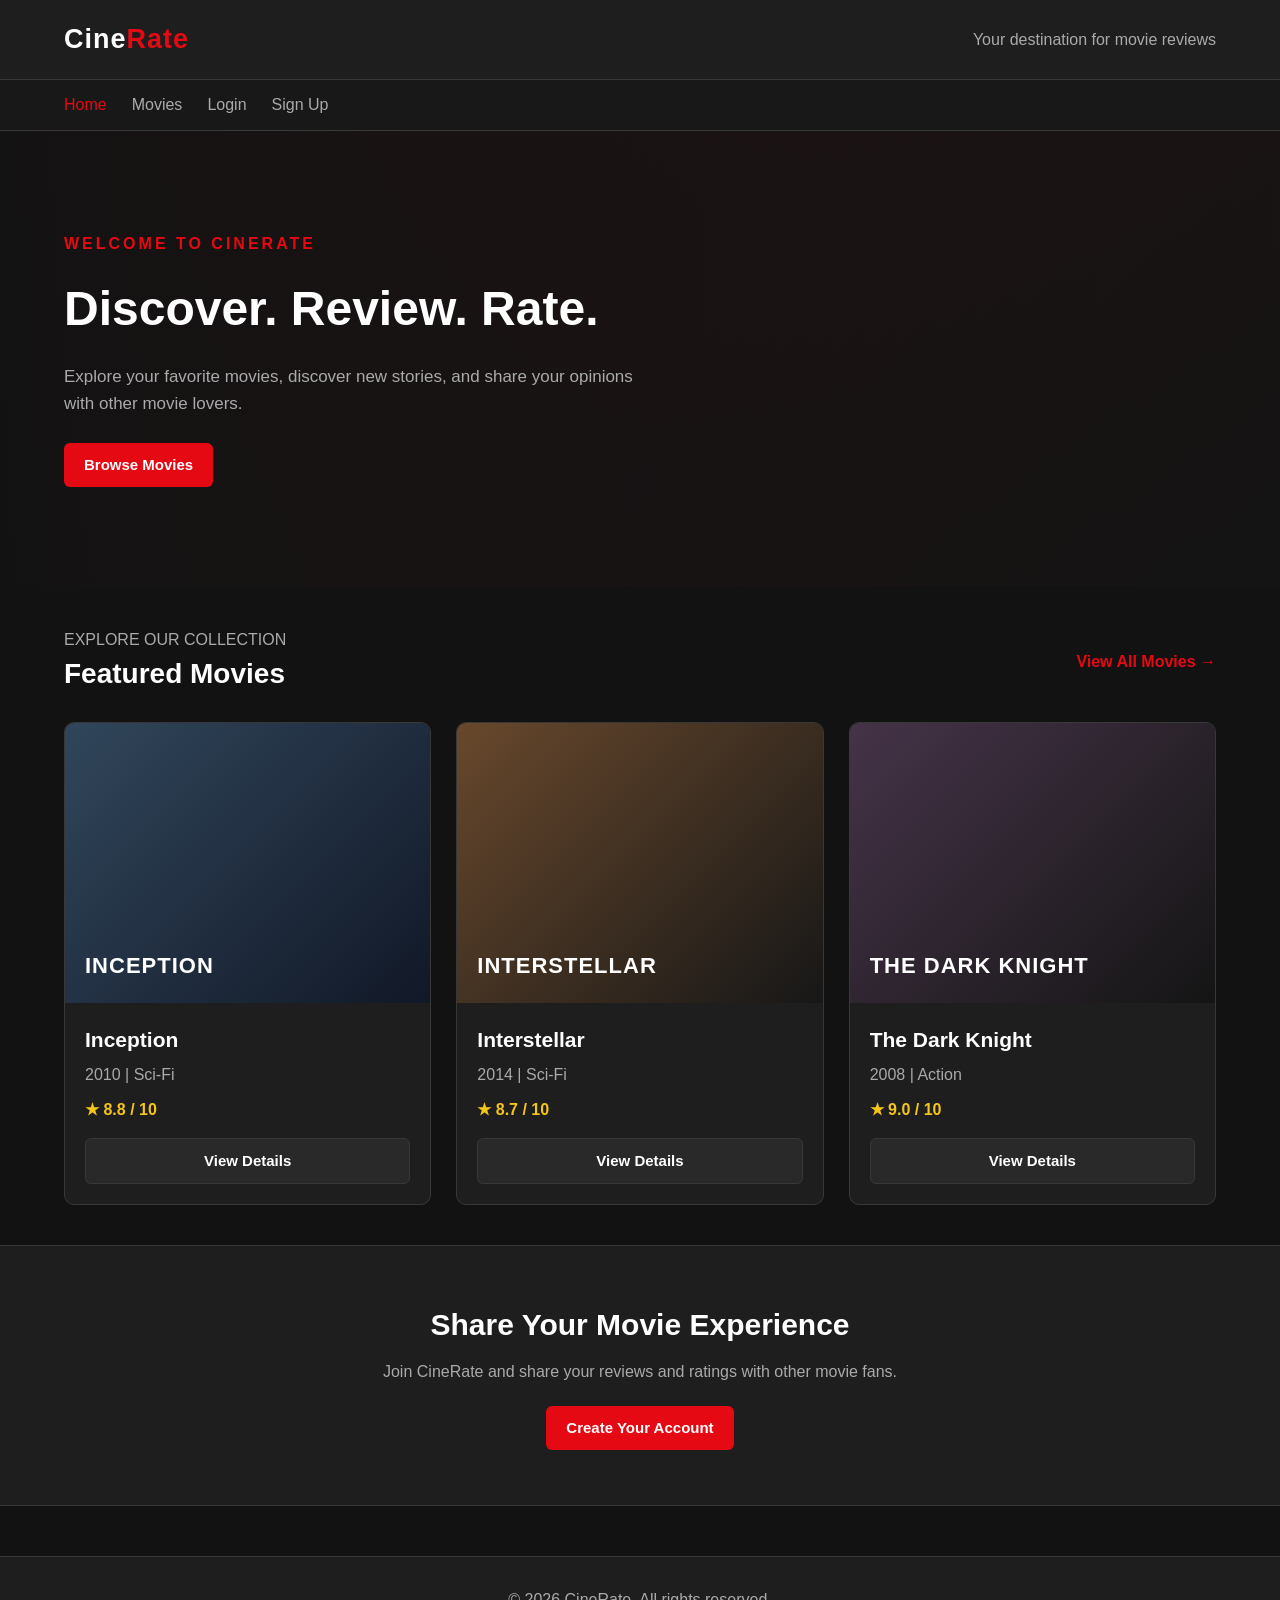
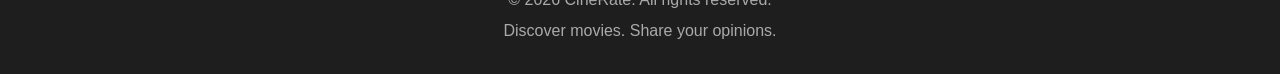
<file: index.html>
<!DOCTYPE html>
<html lang="en">

<head>
    <meta charset="UTF-8">
    <meta name="viewport" content="width=device-width, initial-scale=1.0">

    <title>CineRate | Home</title>

    <!-- Shared CSS files -->
    <link rel="stylesheet" href="css/style.css">
    <link rel="stylesheet" href="css/components.css">
    <link rel="stylesheet" href="css/responsive.css">
</head>

<body>

    <!-- HEADER -->
    <header class="site-header">
        <div class="container header-content">

            <a href="index.html" class="logo">
                Cine<span>Rate</span>
            </a>

            <p class="muted-text">
                Your destination for movie reviews
            </p>

        </div>
    </header>


    <!-- GUEST NAVIGATION -->
    <nav class="navbar navbar--guest">
        <div class="container">

            <ul class="nav-list">
                <li><a href="index.html" class="active">Home</a></li>
                <li><a href="pages/movies.html">Movies</a></li>
                <li><a href="pages/login.html">Login</a></li>
                <li><a href="pages/signup.html">Sign Up</a></li>
            </ul>

        </div>
    </nav>


    <main>

        <!-- HERO SECTION -->
        <section class="hero">
            <div class="container hero-content">

                <p class="hero-subtitle">
                    WELCOME TO CINERATE
                </p>

                <h1>
                    Discover. Review. Rate.
                </h1>

                <p class="hero-description">
                    Explore your favorite movies, discover new stories,
                    and share your opinions with other movie lovers.
                </p>

                <a href="pages/movies.html" class="btn btn-primary">
                    Browse Movies
                </a>

            </div>
        </section>


        <!-- FEATURED MOVIES -->
        <section class="section">
            <div class="container">

                <div class="section-heading">
                    <div>
                        <p class="muted-text">EXPLORE OUR COLLECTION</p>
                        <h2 class="section-title">Featured Movies</h2>
                    </div>

                    <a href="pages/movies.html" class="view-all">
                        View All Movies →
                    </a>
                </div>


                <div class="movie-grid">

                    <!-- MOVIE 1 -->
                    <article class="movie-card">

                        <div class="movie-poster poster-one">
                            <span>INCEPTION</span>
                        </div>

                        <div class="movie-info">

                            <h3>Inception</h3>

                            <p class="movie-meta">
                                2010 | Sci-Fi
                            </p>

                            <p class="movie-rating">
                                ★ 8.8 / 10
                            </p>

                            <a href="pages/movie-details.html"
                               class="btn btn-secondary">
                                View Details
                            </a>

                        </div>
                    </article>


                    <!-- MOVIE 2 -->
                    <article class="movie-card">

                        <div class="movie-poster poster-two">
                            <span>INTERSTELLAR</span>
                        </div>

                        <div class="movie-info">

                            <h3>Interstellar</h3>

                            <p class="movie-meta">
                                2014 | Sci-Fi
                            </p>

                            <p class="movie-rating">
                                ★ 8.7 / 10
                            </p>

                            <a href="pages/movie-details.html"
                               class="btn btn-secondary">
                                View Details
                            </a>

                        </div>
                    </article>


                    <!-- MOVIE 3 -->
                    <article class="movie-card">

                        <div class="movie-poster poster-three">
                            <span>THE DARK KNIGHT</span>
                        </div>

                        <div class="movie-info">

                            <h3>The Dark Knight</h3>

                            <p class="movie-meta">
                                2008 | Action
                            </p>

                            <p class="movie-rating">
                                ★ 9.0 / 10
                            </p>

                            <a href="pages/movie-details.html"
                               class="btn btn-secondary">
                                View Details
                            </a>

                        </div>
                    </article>

                </div>

            </div>
        </section>


        <!-- CALL TO ACTION -->
        <section class="cta-section">
            <div class="container">

                <h2>Share Your Movie Experience</h2>

                <p>
                    Join CineRate and share your reviews
                    and ratings with other movie fans.
                </p>

                <a href="pages/signup.html" class="btn btn-primary">
                    Create Your Account
                </a>

            </div>
        </section>

    </main>


    <!-- FOOTER -->
    <footer class="site-footer">
        <div class="container footer-content">

            <p>
                &copy; 2026 CineRate. All rights reserved.
            </p>

            <p>
                Discover movies. Share your opinions.
            </p>

        </div>
    </footer>

</body>
</html>
</file>
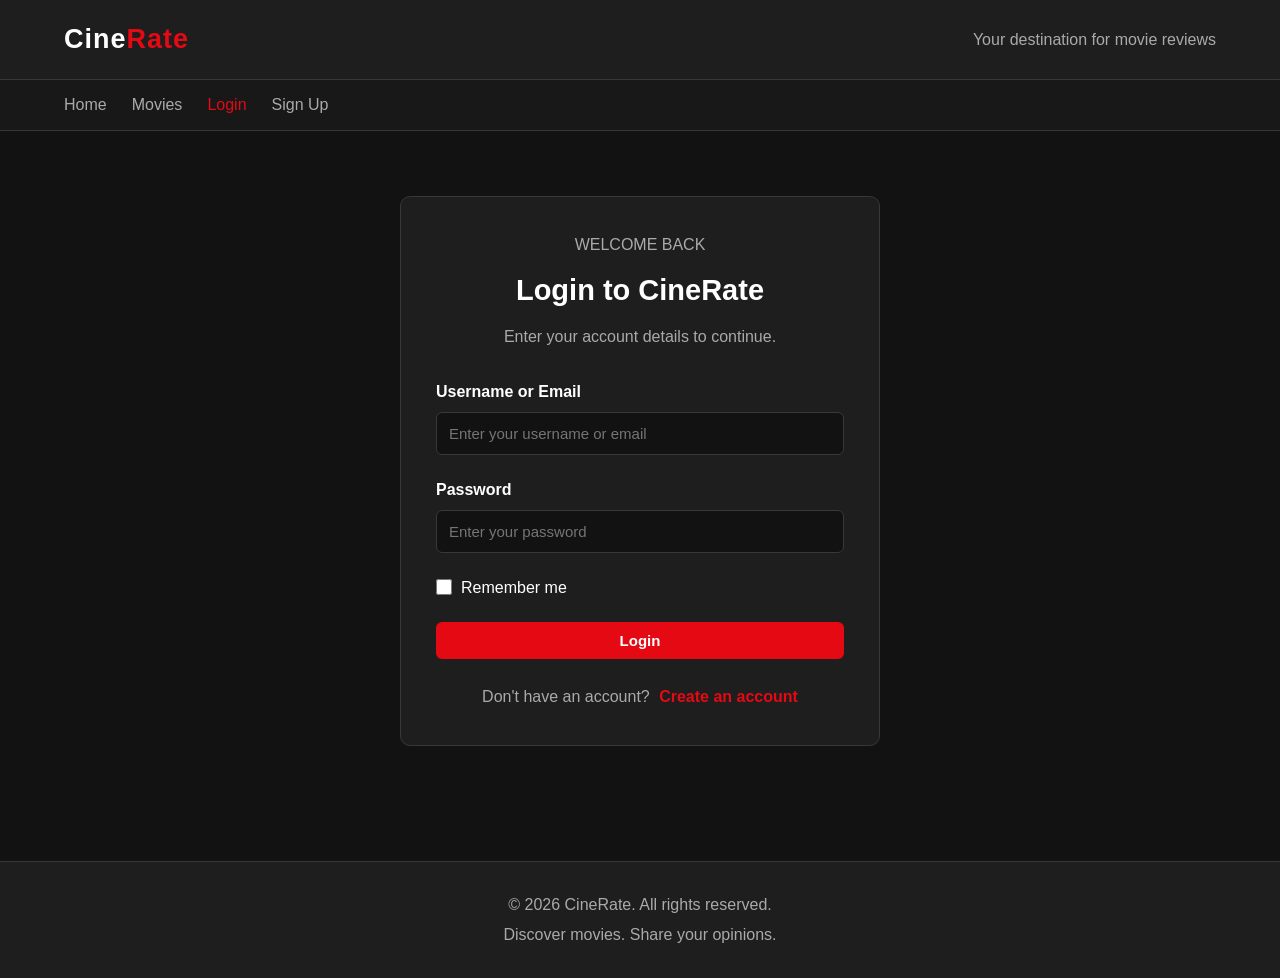
<file: pages/login.html>
<!DOCTYPE html>
<html lang="en">

<head>
    <meta charset="UTF-8">
    <meta name="viewport" content="width=device-width, initial-scale=1.0">

    <title>CineRate | Login</title>

    <!-- Shared CSS files -->
    <link rel="stylesheet" href="../css/style.css">
    <link rel="stylesheet" href="../css/components.css">
    <link rel="stylesheet" href="../css/responsive.css">
</head>

<body>

    <!-- HEADER -->
    <header class="site-header">
        <div class="container header-content">

            <a href="../index.html" class="logo">
                Cine<span>Rate</span>
            </a>

            <p class="muted-text">
                Your destination for movie reviews
            </p>

        </div>
    </header>


    <!-- GUEST NAVIGATION -->
    <nav class="navbar navbar--guest">
        <div class="container">

            <ul class="nav-list">
                <li><a href="../index.html">Home</a></li>
                <li><a href="movies.html">Movies</a></li>
                <li><a href="login.html" class="active">Login</a></li>
                <li><a href="signup.html">Sign Up</a></li>
            </ul>

        </div>
    </nav>


    <main class="container">

        <!-- LOGIN SECTION -->
        <section class="auth-section">

            <div class="auth-card">

                <div class="auth-heading">

                    <p class="muted-text">WELCOME BACK</p>

                    <h1>Login to CineRate</h1>

                    <p class="muted-text">
                        Enter your account details to continue.
                    </p>

                </div>


                <!-- LOGIN FORM -->
                <form action="#" method="post" class="auth-form">

                    <div class="form-group">

                        <label for="username">
                            Username or Email
                        </label>

                        <input
                            type="text"
                            id="username"
                            name="username"
                            class="form-control"
                            placeholder="Enter your username or email"
                            required
                            autocomplete="username"
                        >

                    </div>


                    <div class="form-group">

                        <label for="password">
                            Password
                        </label>

                        <input
                            type="password"
                            id="password"
                            name="password"
                            class="form-control"
                            placeholder="Enter your password"
                            required
                            autocomplete="current-password"
                        >

                    </div>


                    <div class="remember-row">

                        <label class="remember-label">

                            <input
                                type="checkbox"
                                name="remember"
                                value="yes"
                            >

                            Remember me

                        </label>

                    </div>


                    <button type="submit" class="btn btn-primary auth-button">
                        Login
                    </button>

                </form>


                <!-- SIGNUP LINK -->
                <div class="auth-footer">

                    <p>
                        Don't have an account?

                        <a href="signup.html">
                            Create an account
                        </a>
                    </p>

                </div>

            </div>

        </section>

    </main>


    <!-- FOOTER -->
    <footer class="site-footer">
        <div class="container footer-content">

            <p>
                &copy; 2026 CineRate. All rights reserved.
            </p>

            <p>
                Discover movies. Share your opinions.
            </p>

        </div>
    </footer>

</body>
</html>
</file>
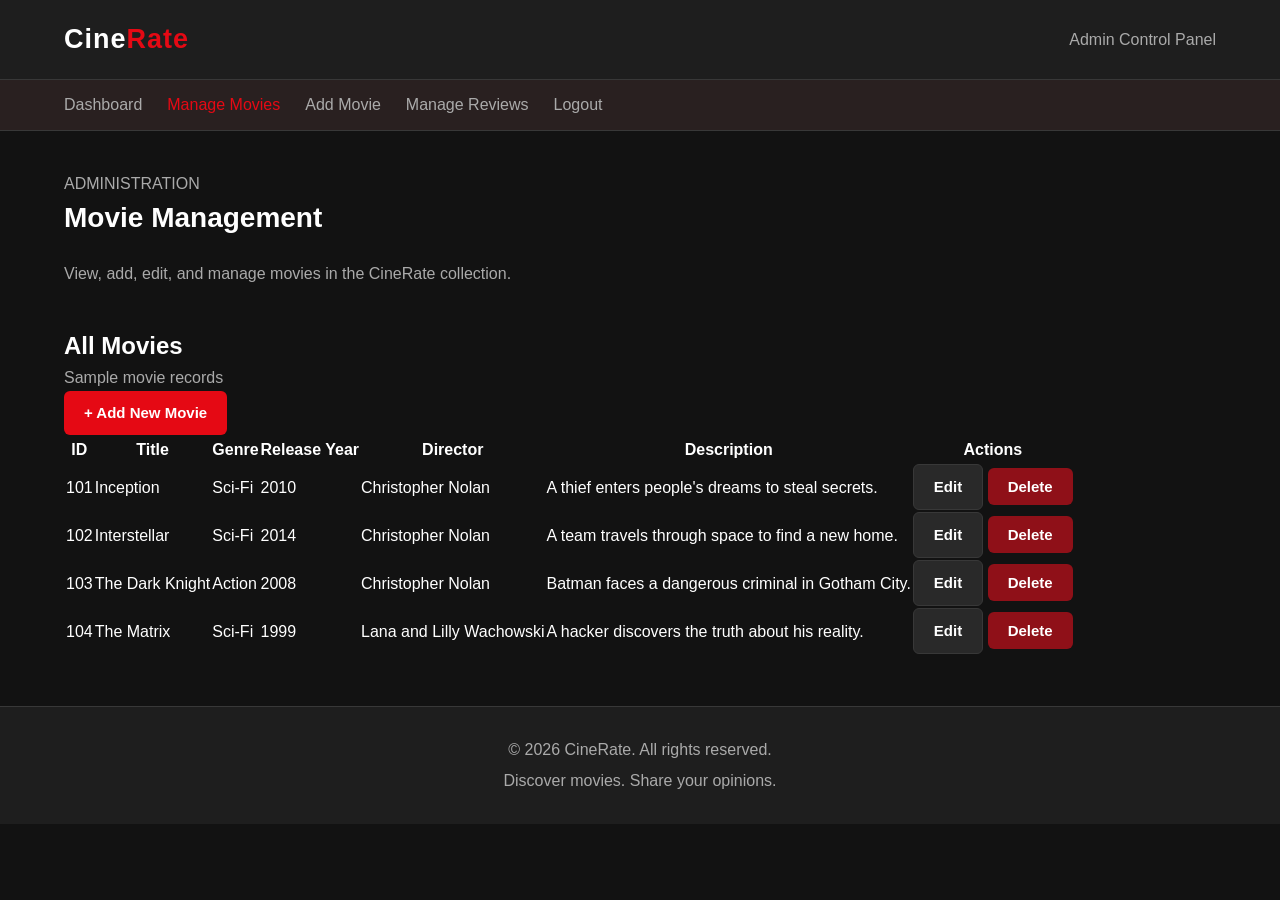
<file: pages/manage-movies.html>
<!DOCTYPE html>
<html lang="en">

<head>
    <meta charset="UTF-8">
    <meta name="viewport" content="width=device-width, initial-scale=1.0">

    <title>CineRate | Manage Movies</title>

    <link rel="stylesheet" href="../css/style.css">
    <link rel="stylesheet" href="../css/components.css">
    <link rel="stylesheet" href="../css/responsive.css">
</head>

<body>

    <!-- HEADER -->
    <header class="site-header">
        <div class="container header-content">

            <a href="../index.html" class="logo">
                Cine<span>Rate</span>
            </a>

            <p class="muted-text">Admin Control Panel</p>

        </div>
    </header>


    <!-- ADMIN NAVIGATION -->
    <nav class="navbar navbar--admin">
        <div class="container">

            <ul class="nav-list">
                <li><a href="admin-dashboard.html">Dashboard</a></li>
                <li><a href="manage-movies.html" class="active">Manage Movies</a></li>
                <li><a href="add-movie.html">Add Movie</a></li>
                <li><a href="manage-reviews.html">Manage Reviews</a></li>
                <li><a href="login.html">Logout</a></li>
            </ul>

        </div>
    </nav>


    <main class="container">

        <!-- PAGE HEADING -->
        <section class="section">

            <p class="muted-text">ADMINISTRATION</p>

            <h1 class="section-title">Movie Management</h1>

            <p class="muted-text">
                View, add, edit, and manage movies in the CineRate collection.
            </p>

        </section>


        <!-- PAGE ACTIONS -->
        <section class="management-toolbar">

            <div>
                <h2>All Movies</h2>
                <p class="muted-text">Sample movie records</p>
            </div>

            <a href="add-movie.html" class="btn btn-primary">
                + Add New Movie
            </a>

        </section>


        <!-- MOVIE TABLE -->
        <section class="table-section">

            <div class="table-responsive">

                <table class="management-table">

                    <thead>
                        <tr>
                            <th>ID</th>
                            <th>Title</th>
                            <th>Genre</th>
                            <th>Release Year</th>
                            <th>Director</th>
                            <th>Description</th>
                            <th>Actions</th>
                        </tr>
                    </thead>

                    <tbody>

                        <tr>
                            <td>101</td>
                            <td>Inception</td>
                            <td>Sci-Fi</td>
                            <td>2010</td>
                            <td>Christopher Nolan</td>
                            <td>A thief enters people's dreams to steal secrets.</td>
                            <td class="table-actions">
                                <a href="edit-movie.html" class="btn btn-secondary btn-small">
                                    Edit
                                </a>
                                <button type="button" class="btn btn-danger btn-small">
                                    Delete
                                </button>
                            </td>
                        </tr>


                        <tr>
                            <td>102</td>
                            <td>Interstellar</td>
                            <td>Sci-Fi</td>
                            <td>2014</td>
                            <td>Christopher Nolan</td>
                            <td>A team travels through space to find a new home.</td>
                            <td class="table-actions">
                                <a href="edit-movie.html" class="btn btn-secondary btn-small">
                                    Edit
                                </a>
                                <button type="button" class="btn btn-danger btn-small">
                                    Delete
                                </button>
                            </td>
                        </tr>


                        <tr>
                            <td>103</td>
                            <td>The Dark Knight</td>
                            <td>Action</td>
                            <td>2008</td>
                            <td>Christopher Nolan</td>
                            <td>Batman faces a dangerous criminal in Gotham City.</td>
                            <td class="table-actions">
                                <a href="edit-movie.html" class="btn btn-secondary btn-small">
                                    Edit
                                </a>
                                <button type="button" class="btn btn-danger btn-small">
                                    Delete
                                </button>
                            </td>
                        </tr>


                        <tr>
                            <td>104</td>
                            <td>The Matrix</td>
                            <td>Sci-Fi</td>
                            <td>1999</td>
                            <td>Lana and Lilly Wachowski</td>
                            <td>A hacker discovers the truth about his reality.</td>
                            <td class="table-actions">
                                <a href="edit-movie.html" class="btn btn-secondary btn-small">
                                    Edit
                                </a>
                                <button type="button" class="btn btn-danger btn-small">
                                    Delete
                                </button>
                            </td>
                        </tr>


                    </tbody>

                </table>

            </div>

        </section>

    </main>


    <!-- FOOTER -->
    <footer class="site-footer">
        <div class="container footer-content">

            <p>&copy; 2026 CineRate. All rights reserved.</p>

            <p>Discover movies. Share your opinions.</p>

        </div>
    </footer>

</body>
</html>
</file>
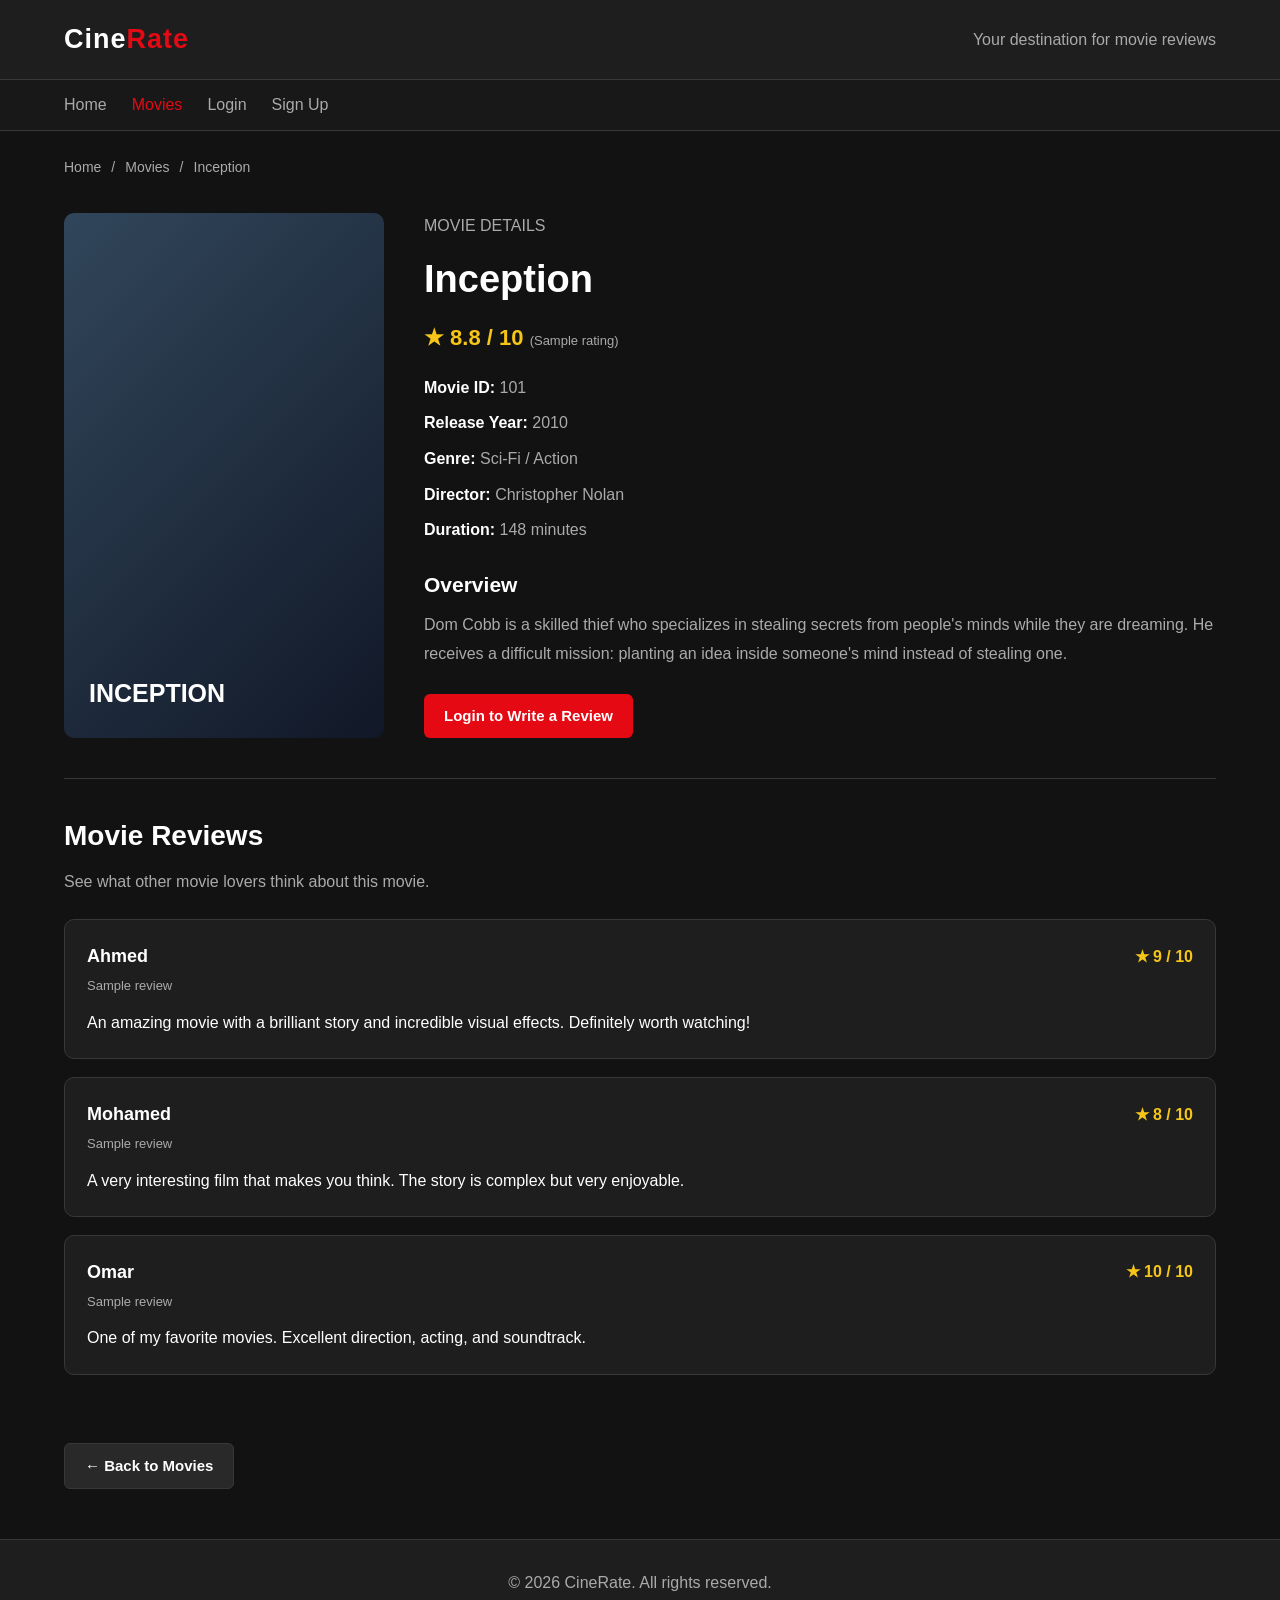
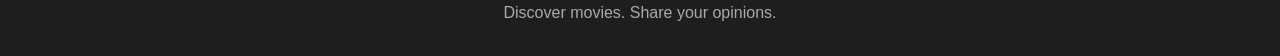
<file: pages/movie-details.html>
<!DOCTYPE html>
<html lang="en">

<head>
    <meta charset="UTF-8">
    <meta name="viewport" content="width=device-width, initial-scale=1.0">

    <title>CineRate | Movie Details</title>

    <link rel="stylesheet" href="../css/style.css">
    <link rel="stylesheet" href="../css/components.css">
    <link rel="stylesheet" href="../css/responsive.css">
</head>

<body>

    <!-- HEADER -->
    <header class="site-header">
        <div class="container header-content">

            <a href="../index.html" class="logo">
                Cine<span>Rate</span>
            </a>

            <p class="muted-text">
                Your destination for movie reviews
            </p>

        </div>
    </header>


    <!-- GUEST NAVIGATION -->
    <nav class="navbar navbar--guest">
        <div class="container">

            <ul class="nav-list">
                <li><a href="../index.html">Home</a></li>
                <li><a href="movies.html" class="active">Movies</a></li>
                <li><a href="login.html">Login</a></li>
                <li><a href="signup.html">Sign Up</a></li>
            </ul>

        </div>
    </nav>


    <main class="container">

        <!-- BREADCRUMB -->
        <div class="breadcrumb">
            <a href="../index.html">Home</a>
            <span>/</span>
            <a href="movies.html">Movies</a>
            <span>/</span>
            <span>Inception</span>
        </div>


        <!-- MOVIE DETAILS -->
        <section class="movie-details">

            <div class="details-poster poster-one">
                <span>INCEPTION</span>
            </div>


            <div class="details-content">

                <p class="muted-text">MOVIE DETAILS</p>

                <h1>Inception</h1>

                <p class="details-rating">
                    ★ 8.8 / 10
                    <span>(Sample rating)</span>
                </p>

                <div class="details-meta">

                    <p><strong>Movie ID:</strong> 101</p>

                    <p><strong>Release Year:</strong> 2010</p>

                    <p><strong>Genre:</strong> Sci-Fi / Action</p>

                    <p><strong>Director:</strong> Christopher Nolan</p>

                    <p><strong>Duration:</strong> 148 minutes</p>

                </div>

                <div class="movie-description">

                    <h2>Overview</h2>

                    <p>
                        Dom Cobb is a skilled thief who specializes in
                        stealing secrets from people's minds while they
                        are dreaming. He receives a difficult mission:
                        planting an idea inside someone's mind instead
                        of stealing one.
                    </p>

                </div>

                <a href="login.html" class="btn btn-primary">
                    Login to Write a Review
                </a>

            </div>

        </section>


        <!-- MOVIE REVIEWS -->
        <section class="section reviews-section">

            <h2 class="section-title">Movie Reviews</h2>

            <p class="muted-text review-intro">
                See what other movie lovers think about this movie.
            </p>


            <!-- REVIEW 1 -->
            <article class="review-card">

                <div class="review-header">

                    <h3>Ahmed</h3>

                    <span class="review-rating">
                        ★ 9 / 10
                    </span>

                </div>

                <p class="muted-text review-date">
                    Sample review
                </p>

                <p>
                    An amazing movie with a brilliant story and
                    incredible visual effects. Definitely worth watching!
                </p>

            </article>


            <!-- REVIEW 2 -->
            <article class="review-card">

                <div class="review-header">

                    <h3>Mohamed</h3>

                    <span class="review-rating">
                        ★ 8 / 10
                    </span>

                </div>

                <p class="muted-text review-date">
                    Sample review
                </p>

                <p>
                    A very interesting film that makes you think.
                    The story is complex but very enjoyable.
                </p>

            </article>


            <!-- REVIEW 3 -->
            <article class="review-card">

                <div class="review-header">

                    <h3>Omar</h3>

                    <span class="review-rating">
                        ★ 10 / 10
                    </span>

                </div>

                <p class="muted-text review-date">
                    Sample review
                </p>

                <p>
                    One of my favorite movies. Excellent direction,
                    acting, and soundtrack.
                </p>

            </article>

        </section>


        <!-- BACK TO MOVIES -->
        <div class="back-to-movies">

            <a href="movies.html" class="btn btn-secondary">
                ← Back to Movies
            </a>

        </div>

    </main>


    <!-- FOOTER -->
    <footer class="site-footer">
        <div class="container footer-content">

            <p>
                &copy; 2026 CineRate. All rights reserved.
            </p>

            <p>
                Discover movies. Share your opinions.
            </p>

        </div>
    </footer>

</body>
</html>
</file>
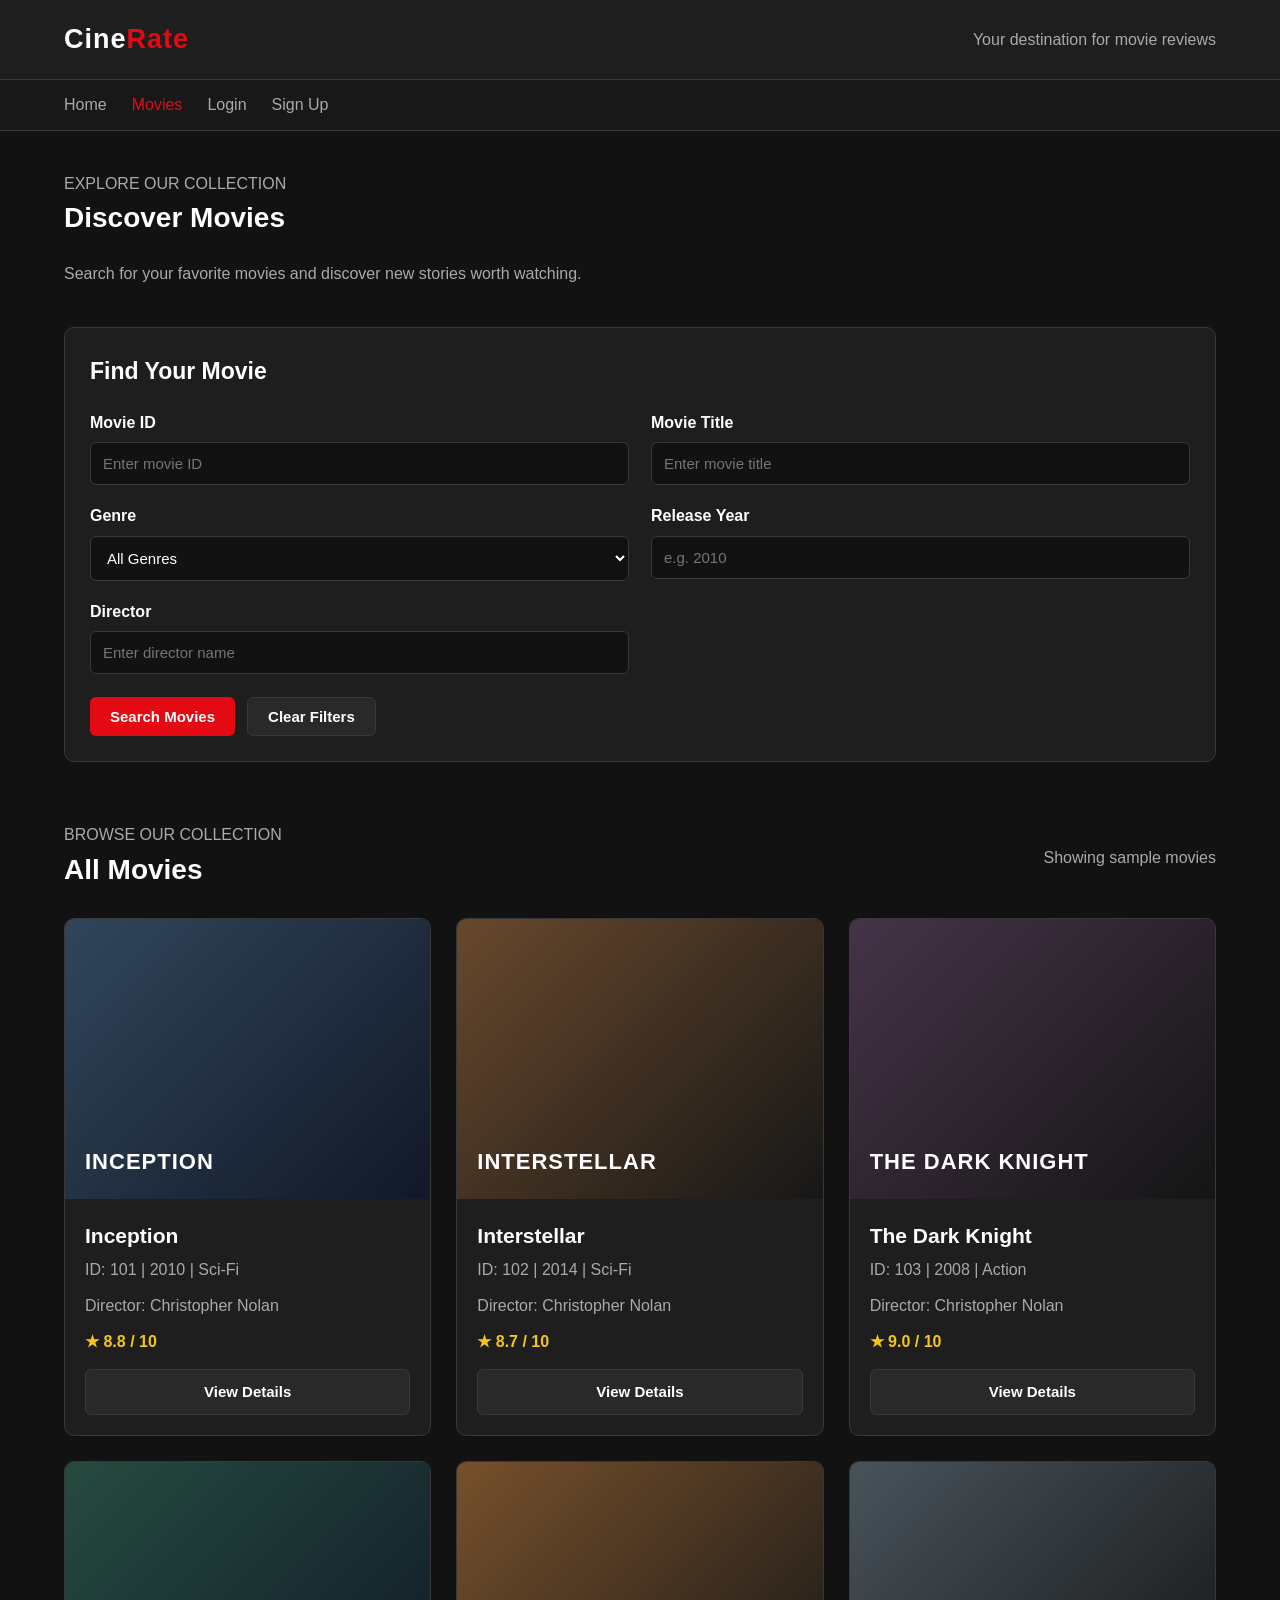
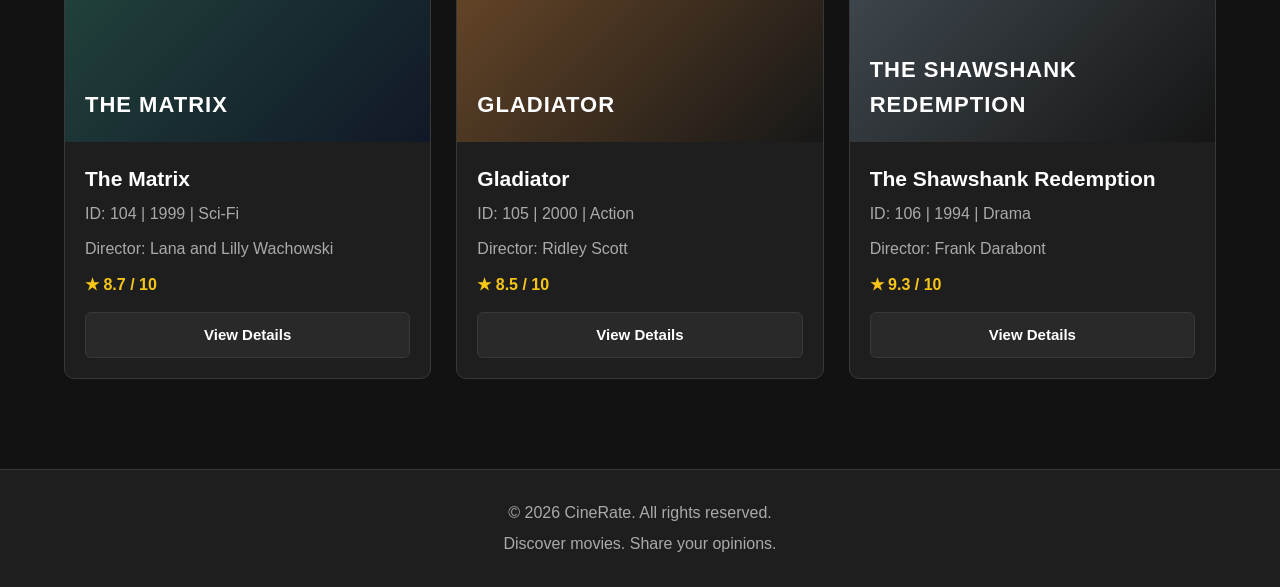
<file: pages/movies.html>
<!DOCTYPE html>
<html lang="en">

<head>
    <meta charset="UTF-8">
    <meta name="viewport" content="width=device-width, initial-scale=1.0">

    <title>CineRate | Movies</title>

    <!-- CSS files: use ../ because this page is inside pages/ -->
    <link rel="stylesheet" href="../css/style.css">
    <link rel="stylesheet" href="../css/components.css">
    <link rel="stylesheet" href="../css/responsive.css">
</head>

<body>

    <!-- HEADER -->
    <header class="site-header">
        <div class="container header-content">

            <a href="../index.html" class="logo">
                Cine<span>Rate</span>
            </a>

            <p class="muted-text">
                Your destination for movie reviews
            </p>

        </div>
    </header>


    <!-- GUEST NAVIGATION -->
    <nav class="navbar navbar--guest">
        <div class="container">

            <ul class="nav-list">
                <li><a href="../index.html">Home</a></li>
                <li><a href="movies.html" class="active">Movies</a></li>
                <li><a href="login.html">Login</a></li>
                <li><a href="signup.html">Sign Up</a></li>
            </ul>

        </div>
    </nav>


    <main class="container">

        <!-- PAGE INTRODUCTION -->
        <section class="section">
            <p class="muted-text">EXPLORE OUR COLLECTION</p>

            <h1 class="section-title">
                Discover Movies
            </h1>

            <p class="muted-text">
                Search for your favorite movies and discover
                new stories worth watching.
            </p>
        </section>


        <!-- SEARCH FORM -->
        <section class="search-section">

            <h2 class="search-title">Find Your Movie</h2>

            <form action="#" method="get" class="movie-search-form">

                <div class="form-group">
                    <label for="movie-id">Movie ID</label>

                    <input
                        type="number"
                        id="movie-id"
                        name="id"
                        class="form-control"
                        placeholder="Enter movie ID"
                        min="1"
                    >
                </div>


                <div class="form-group">
                    <label for="movie-title">Movie Title</label>

                    <input
                        type="text"
                        id="movie-title"
                        name="title"
                        class="form-control"
                        placeholder="Enter movie title"
                    >
                </div>


                <div class="form-group">
                    <label for="movie-genre">Genre</label>

                    <select
                        id="movie-genre"
                        name="genre"
                        class="form-control"
                    >
                        <option value="">All Genres</option>
                        <option value="action">Action</option>
                        <option value="adventure">Adventure</option>
                        <option value="comedy">Comedy</option>
                        <option value="drama">Drama</option>
                        <option value="sci-fi">Sci-Fi</option>
                        <option value="thriller">Thriller</option>
                    </select>
                </div>


                <div class="form-group">
                    <label for="release-year">Release Year</label>

                    <input
                        type="number"
                        id="release-year"
                        name="year"
                        class="form-control"
                        placeholder="e.g. 2010"
                        min="1888"
                        max="2026"
                    >
                </div>


                <div class="form-group">
                    <label for="movie-director">Director</label>

                    <input
                        type="text"
                        id="movie-director"
                        name="director"
                        class="form-control"
                        placeholder="Enter director name"
                    >
                </div>


                <div class="search-actions">

                    <button type="submit" class="btn btn-primary">
                        Search Movies
                    </button>

                    <button type="reset" class="btn btn-secondary">
                        Clear Filters
                    </button>

                </div>

            </form>

        </section>


        <!-- MOVIES LIST -->
        <section class="section">

            <div class="section-heading">
                <div>
                    <p class="muted-text">BROWSE OUR COLLECTION</p>
                    <h2 class="section-title">All Movies</h2>
                </div>

                <p class="muted-text">Showing sample movies</p>
            </div>


            <div class="movie-grid">

                <!-- MOVIE 1 -->
                <article class="movie-card">

                    <div class="movie-poster poster-one">
                        <span>INCEPTION</span>
                    </div>

                    <div class="movie-info">

                        <h3>Inception</h3>

                        <p class="movie-meta">
                            ID: 101 | 2010 | Sci-Fi
                        </p>

                        <p class="movie-meta">
                            Director: Christopher Nolan
                        </p>

                        <p class="movie-rating">
                            ★ 8.8 / 10
                        </p>

                        <a href="movie-details.html"
                           class="btn btn-secondary">
                            View Details
                        </a>

                    </div>
                </article>


                <!-- MOVIE 2 -->
                <article class="movie-card">

                    <div class="movie-poster poster-two">
                        <span>INTERSTELLAR</span>
                    </div>

                    <div class="movie-info">

                        <h3>Interstellar</h3>

                        <p class="movie-meta">
                            ID: 102 | 2014 | Sci-Fi
                        </p>

                        <p class="movie-meta">
                            Director: Christopher Nolan
                        </p>

                        <p class="movie-rating">
                            ★ 8.7 / 10
                        </p>

                        <a href="movie-details.html"
                           class="btn btn-secondary">
                            View Details
                        </a>

                    </div>
                </article>


                <!-- MOVIE 3 -->
                <article class="movie-card">

                    <div class="movie-poster poster-three">
                        <span>THE DARK KNIGHT</span>
                    </div>

                    <div class="movie-info">

                        <h3>The Dark Knight</h3>

                        <p class="movie-meta">
                            ID: 103 | 2008 | Action
                        </p>

                        <p class="movie-meta">
                            Director: Christopher Nolan
                        </p>

                        <p class="movie-rating">
                            ★ 9.0 / 10
                        </p>

                        <a href="movie-details.html"
                           class="btn btn-secondary">
                            View Details
                        </a>

                    </div>
                </article>


                <!-- MOVIE 4 -->
                <article class="movie-card">

                    <div class="movie-poster poster-four">
                        <span>THE MATRIX</span>
                    </div>

                    <div class="movie-info">

                        <h3>The Matrix</h3>

                        <p class="movie-meta">
                            ID: 104 | 1999 | Sci-Fi
                        </p>

                        <p class="movie-meta">
                            Director: Lana and Lilly Wachowski
                        </p>

                        <p class="movie-rating">
                            ★ 8.7 / 10
                        </p>

                        <a href="movie-details.html"
                           class="btn btn-secondary">
                            View Details
                        </a>

                    </div>
                </article>


                <!-- MOVIE 5 -->
                <article class="movie-card">

                    <div class="movie-poster poster-five">
                        <span>GLADIATOR</span>
                    </div>

                    <div class="movie-info">

                        <h3>Gladiator</h3>

                        <p class="movie-meta">
                            ID: 105 | 2000 | Action
                        </p>

                        <p class="movie-meta">
                            Director: Ridley Scott
                        </p>

                        <p class="movie-rating">
                            ★ 8.5 / 10
                        </p>

                        <a href="movie-details.html"
                           class="btn btn-secondary">
                            View Details
                        </a>

                    </div>
                </article>


                <!-- MOVIE 6 -->
                <article class="movie-card">

                    <div class="movie-poster poster-six">
                        <span>THE SHAWSHANK REDEMPTION</span>
                    </div>

                    <div class="movie-info">

                        <h3>The Shawshank Redemption</h3>

                        <p class="movie-meta">
                            ID: 106 | 1994 | Drama
                        </p>

                        <p class="movie-meta">
                            Director: Frank Darabont
                        </p>

                        <p class="movie-rating">
                            ★ 9.3 / 10
                        </p>

                        <a href="movie-details.html"
                           class="btn btn-secondary">
                            View Details
                        </a>

                    </div>
                </article>

            </div>

        </section>

    </main>


    <!-- FOOTER -->
    <footer class="site-footer">
        <div class="container footer-content">

            <p>
                &copy; 2026 CineRate. All rights reserved.
            </p>

            <p>
                Discover movies. Share your opinions.
            </p>

        </div>
    </footer>

</body>
</html>
</file>
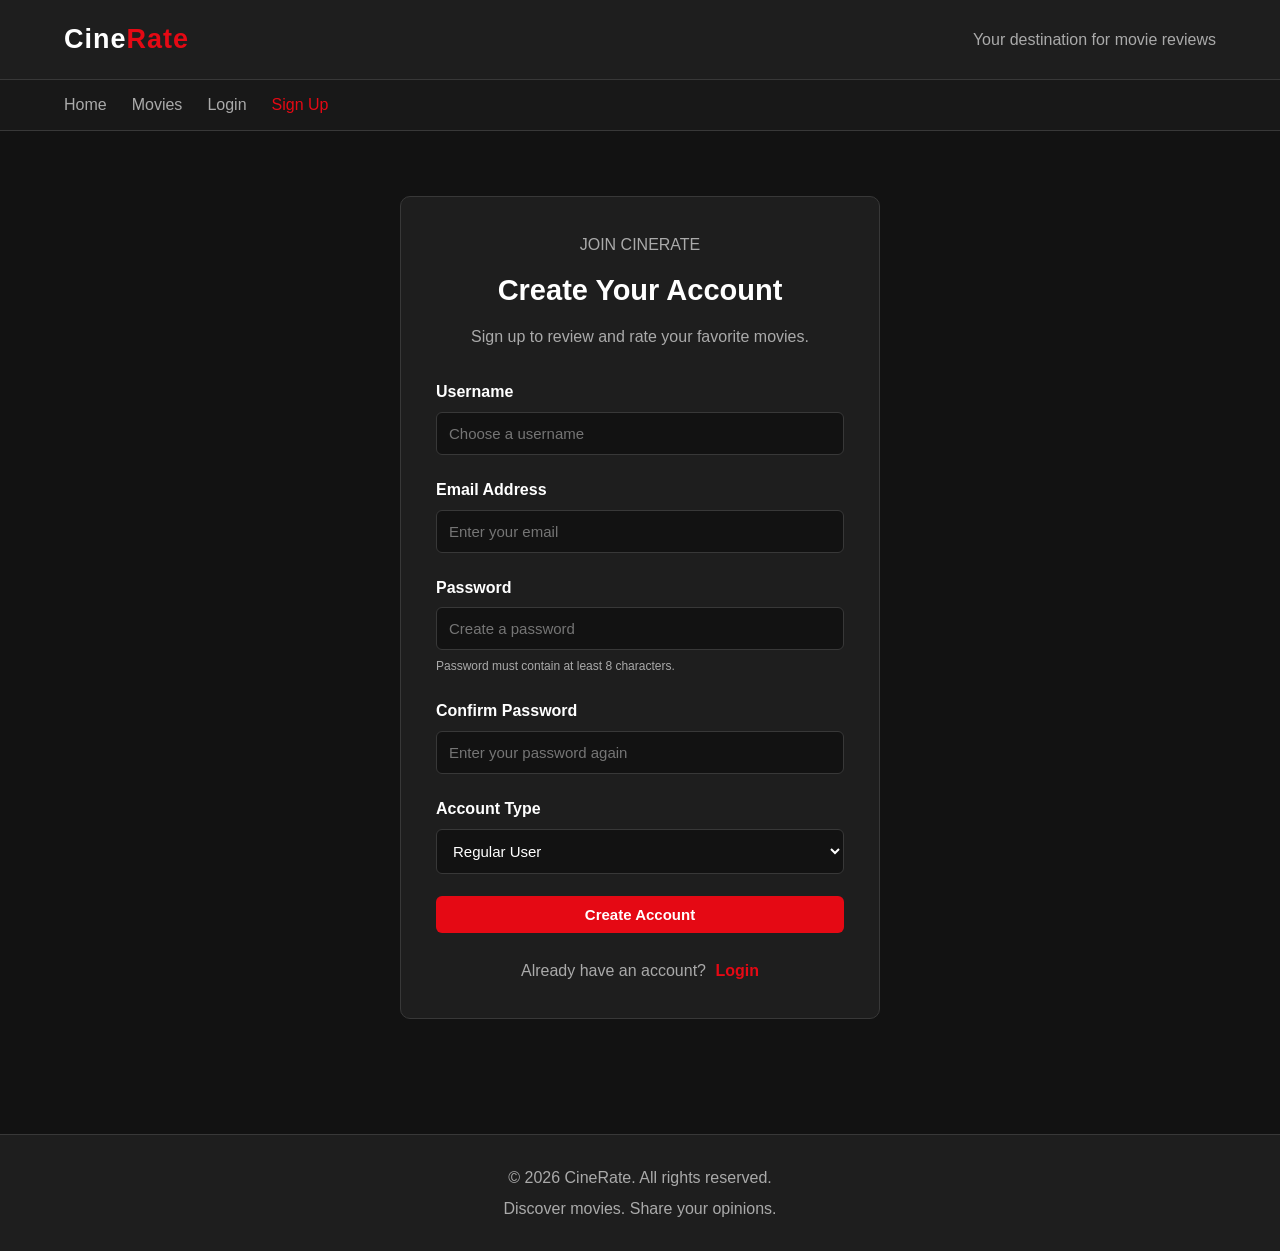
<file: pages/signup.html>
<!DOCTYPE html>
<html lang="en">

<head>
    <meta charset="UTF-8">
    <meta name="viewport" content="width=device-width, initial-scale=1.0">

    <title>CineRate | Sign Up</title>

    <!-- Shared CSS files -->
    <link rel="stylesheet" href="../css/style.css">
    <link rel="stylesheet" href="../css/components.css">
    <link rel="stylesheet" href="../css/responsive.css">
</head>

<body>

    <!-- HEADER -->
    <header class="site-header">
        <div class="container header-content">

            <a href="../index.html" class="logo">
                Cine<span>Rate</span>
            </a>

            <p class="muted-text">
                Your destination for movie reviews
            </p>

        </div>
    </header>


    <!-- GUEST NAVIGATION -->
    <nav class="navbar navbar--guest">
        <div class="container">

            <ul class="nav-list">
                <li><a href="../index.html">Home</a></li>
                <li><a href="movies.html">Movies</a></li>
                <li><a href="login.html">Login</a></li>
                <li><a href="signup.html" class="active">Sign Up</a></li>
            </ul>

        </div>
    </nav>


    <main class="container">

        <!-- SIGNUP SECTION -->
        <section class="auth-section">

            <div class="auth-card">

                <div class="auth-heading">

                    <p class="muted-text">JOIN CINERATE</p>

                    <h1>Create Your Account</h1>

                    <p class="muted-text">
                        Sign up to review and rate your favorite movies.
                    </p>

                </div>


                <!-- SIGNUP FORM -->
                <form action="#" method="post" class="auth-form">

                    <!-- USERNAME -->
                    <div class="form-group">

                        <label for="signup-username">
                            Username
                        </label>

                        <input
                            type="text"
                            id="signup-username"
                            name="username"
                            class="form-control"
                            placeholder="Choose a username"
                            minlength="3"
                            maxlength="30"
                            required
                            autocomplete="username"
                        >

                    </div>


                    <!-- EMAIL -->
                    <div class="form-group">

                        <label for="signup-email">
                            Email Address
                        </label>

                        <input
                            type="email"
                            id="signup-email"
                            name="email"
                            class="form-control"
                            placeholder="Enter your email"
                            required
                            autocomplete="email"
                        >

                    </div>


                    <!-- PASSWORD -->
                    <div class="form-group">

                        <label for="signup-password">
                            Password
                        </label>

                        <input
                            type="password"
                            id="signup-password"
                            name="password"
                            class="form-control"
                            placeholder="Create a password"
                            minlength="8"
                            required
                            autocomplete="new-password"
                        >

                        <small class="form-hint">
                            Password must contain at least 8 characters.
                        </small>

                    </div>


                    <!-- CONFIRM PASSWORD -->
                    <div class="form-group">

                        <label for="confirm-password">
                            Confirm Password
                        </label>

                        <input
                            type="password"
                            id="confirm-password"
                            name="confirm_password"
                            class="form-control"
                            placeholder="Enter your password again"
                            minlength="8"
                            required
                            autocomplete="new-password"
                        >

                    </div>


                    <!-- ACCOUNT TYPE -->
                    <div class="form-group">

                        <label for="account-type">
                            Account Type
                        </label>

                        <select
                            id="account-type"
                            name="is_admin"
                            class="form-control"
                            required
                        >
                            <option value="false" selected>
                                Regular User
                            </option>

                            <option value="true">
                                Admin
                            </option>

                        </select>

                    </div>


                    <!-- SUBMIT -->
                    <button type="submit" class="btn btn-primary auth-button">
                        Create Account
                    </button>

                </form>


                <!-- LOGIN LINK -->
                <div class="auth-footer">

                    <p>
                        Already have an account?

                        <a href="login.html">
                            Login
                        </a>
                    </p>

                </div>

            </div>

        </section>

    </main>


    <!-- FOOTER -->
    <footer class="site-footer">
        <div class="container footer-content">

            <p>
                &copy; 2026 CineRate. All rights reserved.
            </p>

            <p>
                Discover movies. Share your opinions.
            </p>

        </div>
    </footer>

</body>
</html>
</file>
<file: css/style.css>
/* =========================
   CINERATE - MAIN STYLES
========================= */

:root {
    --color-background: #121212;
    --color-surface: #1e1e1e;
    --color-surface-light: #292929;

    --color-primary: #e50914;
    --color-primary-hover: #b80710;

    --color-text: #ffffff;
    --color-text-secondary: #aaaaaa;

    --color-border: #383838;

    --font-main: Arial, Helvetica, sans-serif;

    --radius-small: 6px;
    --radius-medium: 10px;
    --radius-large: 16px;
}

/* Reset */

* {
    margin: 0;
    padding: 0;
    box-sizing: border-box;
}

/* General page settings */

body {
    font-family: var(--font-main);
    background-color: var(--color-background);
    color: var(--color-text);
    line-height: 1.6;
    min-height: 100vh;
}

a {
    color: inherit;
    text-decoration: none;
}

ul {
    list-style: none;
}

img {
    max-width: 100%;
    display: block;
}

.container {
    width: 90%;
    max-width: 1200px;
    margin: 0 auto;
}

.section {
    padding: 40px 0;
}

.section-title {
    font-size: 28px;
    margin-bottom: 20px;
}

.muted-text {
    color: var(--color-text-secondary);
}
</file>
<file: css/components.css>
/* =========================
   HEADER AND LOGO
========================= */

.site-header {
    background-color: var(--color-surface);
    border-bottom: 1px solid var(--color-border);
    padding: 18px 0;
}

.header-content {
    display: flex;
    align-items: center;
    justify-content: space-between;
    gap: 20px;
}

.logo {
    font-size: 27px;
    font-weight: bold;
    letter-spacing: 1px;
}

.logo span {
    color: var(--color-primary);
}

/* =========================
   NAVIGATION BARS
========================= */

.navbar {
    padding: 12px 0;
    border-bottom: 1px solid var(--color-border);
}

.navbar--guest {
    background-color: #181818;
}

.navbar--user {
    background-color: #202020;
}

.navbar--admin {
    background-color: #292020;
}

.nav-list {
    display: flex;
    align-items: center;
    gap: 25px;
    flex-wrap: wrap;
}

.nav-list a {
    color: var(--color-text-secondary);
    transition: color 0.2s ease;
}

.nav-list a:hover,
.nav-list a.active {
    color: var(--color-primary);
}

/* =========================
   BUTTONS
========================= */

.btn {
    display: inline-block;
    padding: 10px 20px;
    border: none;
    border-radius: var(--radius-small);
    cursor: pointer;
    font-size: 15px;
    font-weight: bold;
    text-align: center;
    transition: background-color 0.2s ease;
}

.btn-primary {
    background-color: var(--color-primary);
    color: white;
}

.btn-primary:hover {
    background-color: var(--color-primary-hover);
}

.btn-secondary {
    background-color: var(--color-surface-light);
    color: white;
    border: 1px solid var(--color-border);
}

.btn-secondary:hover {
    background-color: #3a3a3a;
}

.btn-danger {
    background-color: #8f1018;
    color: white;
}

/* =========================
   FORMS
========================= */

.form-container {
    width: 100%;
    max-width: 500px;
    margin: 30px auto;
    padding: 25px;
    background-color: var(--color-surface);
    border: 1px solid var(--color-border);
    border-radius: var(--radius-medium);
}

.form-title {
    font-size: 24px;
    margin-bottom: 20px;
}

.form-group {
    margin-bottom: 18px;
}

.form-group label {
    display: block;
    margin-bottom: 7px;
    font-weight: bold;
}

.form-control {
    width: 100%;
    padding: 12px;
    background-color: var(--color-background);
    color: var(--color-text);
    border: 1px solid var(--color-border);
    border-radius: var(--radius-small);
    font-size: 15px;
}

.form-control:focus {
    outline: 2px solid var(--color-primary);
    border-color: var(--color-primary);
}

textarea.form-control {
    min-height: 120px;
    resize: vertical;
}

.form-actions {
    display: flex;
    gap: 12px;
    flex-wrap: wrap;
}

/* =========================
   FOOTER
========================= */

.site-footer {
    margin-top: 50px;
    padding: 25px 0;
    background-color: var(--color-surface);
    border-top: 1px solid var(--color-border);
    text-align: center;
    color: var(--color-text-secondary);
}

.footer-content p {
    margin: 5px 0;
}

/* =========================
   HOMEPAGE HERO SECTION
========================= */

.hero {
    background:
        linear-gradient(
            90deg,
            rgba(18, 18, 18, 0.98),
            rgba(18, 18, 18, 0.65)
        ),
        linear-gradient(135deg, #54151a, #171717);

    padding: 100px 0;
    min-height: 380px;

    display: flex;
    align-items: center;
}

.hero-content {
    text-align: left;
}

.hero-subtitle {
    color: var(--color-primary);
    font-weight: bold;
    letter-spacing: 3px;
    margin-bottom: 15px;
}

.hero h1 {
    font-size: 48px;
    margin-bottom: 15px;
}

.hero-description {
    color: var(--color-text-secondary);
    font-size: 17px;
    max-width: 600px;
    margin-bottom: 25px;
}


/* =========================
   SECTION HEADING
========================= */

.section-heading {
    display: flex;
    justify-content: space-between;
    align-items: center;
    gap: 15px;
    margin-bottom: 25px;
}

.section-heading .section-title {
    margin-bottom: 0;
}

.view-all {
    color: var(--color-primary);
    font-weight: bold;
}


/* =========================
   MOVIE GRID AND CARDS
========================= */

.movie-grid {
    display: grid;
    grid-template-columns: repeat(3, 1fr);
    gap: 25px;
}

.movie-card {
    background-color: var(--color-surface);
    border: 1px solid var(--color-border);
    border-radius: var(--radius-medium);
    overflow: hidden;
    transition: transform 0.2s ease;
}

.movie-card:hover {
    transform: translateY(-5px);
}

.movie-poster {
    height: 280px;
    display: flex;
    align-items: end;
    padding: 20px;
    font-size: 22px;
    font-weight: bold;
    letter-spacing: 1px;
}

.poster-one {
    background: linear-gradient(135deg, #31465b, #111827);
}

.poster-two {
    background: linear-gradient(135deg, #68482c, #171717);
}

.poster-three {
    background: linear-gradient(135deg, #453348, #151515);
}

.movie-info {
    padding: 20px;
}

.movie-info h3 {
    font-size: 21px;
    margin-bottom: 5px;
}

.movie-meta {
    color: var(--color-text-secondary);
    margin-bottom: 10px;
}

.movie-rating {
    color: #f5c518;
    font-weight: bold;
    margin-bottom: 15px;
}

.movie-info .btn {
    width: 100%;
}


/* =========================
   CALL TO ACTION
========================= */

.cta-section {
    background-color: var(--color-surface);
    border-top: 1px solid var(--color-border);
    border-bottom: 1px solid var(--color-border);
    text-align: center;
    padding: 55px 20px;
}

.cta-section h2 {
    font-size: 30px;
    margin-bottom: 10px;
}

.cta-section p {
    color: var(--color-text-secondary);
    margin-bottom: 22px;
}



/* =========================
   MOVIES SEARCH SECTION
========================= */

.search-section {
    background-color: var(--color-surface);
    border: 1px solid var(--color-border);
    border-radius: var(--radius-medium);
    padding: 25px;
    margin-bottom: 20px;
}

.search-title {
    font-size: 23px;
    margin-bottom: 20px;
}

.movie-search-form {
    display: grid;
    grid-template-columns: repeat(2, 1fr);
    gap: 18px 22px;
}

.movie-search-form .form-group {
    margin-bottom: 0;
}

.search-actions {
    grid-column: 1 / -1;
    display: flex;
    gap: 12px;
    flex-wrap: wrap;
    margin-top: 5px;
}

.poster-four {
    background: linear-gradient(135deg, #254b40, #111827);
}

.poster-five {
    background: linear-gradient(135deg, #77502b, #171717);
}

.poster-six {
    background: linear-gradient(135deg, #48535b, #151515);
}


/* =========================
   MOVIE DETAILS PAGE
========================= */

.breadcrumb {
    display: flex;
    gap: 10px;
    flex-wrap: wrap;
    margin-top: 25px;
    color: var(--color-text-secondary);
    font-size: 14px;
}

.breadcrumb a:hover {
    color: var(--color-primary);
}


/* Movie information layout */

.movie-details {
    display: grid;
    grid-template-columns: 320px 1fr;
    gap: 40px;
    margin-top: 35px;
    padding-bottom: 40px;
    border-bottom: 1px solid var(--color-border);
}

.details-poster {
    min-height: 430px;
    border-radius: var(--radius-medium);
    display: flex;
    align-items: end;
    padding: 25px;
    font-size: 25px;
    font-weight: bold;
}

.details-content h1 {
    font-size: 38px;
    margin: 10px 0;
}

.details-rating {
    color: #f5c518;
    font-size: 22px;
    font-weight: bold;
    margin-bottom: 20px;
}

.details-rating span {
    color: var(--color-text-secondary);
    font-size: 13px;
    font-weight: normal;
}

.details-meta {
    margin-bottom: 25px;
}

.details-meta p {
    margin-bottom: 10px;
    color: var(--color-text-secondary);
}

.details-meta strong {
    color: var(--color-text);
}

.movie-description h2 {
    font-size: 21px;
    margin-bottom: 10px;
}

.movie-description p {
    color: var(--color-text-secondary);
    margin-bottom: 25px;
    line-height: 1.8;
}


/* Reviews */

.reviews-section {
    padding-top: 35px;
}

.review-intro {
    margin-top: -10px;
    margin-bottom: 25px;
}

.review-card {
    background-color: var(--color-surface);
    border: 1px solid var(--color-border);
    border-radius: var(--radius-medium);
    padding: 22px;
    margin-bottom: 18px;
}

.review-header {
    display: flex;
    justify-content: space-between;
    align-items: center;
    gap: 15px;
}

.review-header h3 {
    font-size: 18px;
}

.review-rating {
    color: #f5c518;
    font-weight: bold;
}

.review-date {
    font-size: 13px;
    margin: 5px 0 12px;
}

.review-card > p:last-child {
    line-height: 1.7;
}


/* Back button */

.back-to-movies {
    margin: 10px 0 40px;
}


/* =========================
   AUTHENTICATION PAGES
========================= */

.auth-section {
    display: flex;
    justify-content: center;
    align-items: center;
    padding: 65px 15px;
    min-height: 600px;
}

.auth-card {
    width: 100%;
    max-width: 480px;
    background-color: var(--color-surface);
    border: 1px solid var(--color-border);
    border-radius: var(--radius-medium);
    padding: 35px;
}

.auth-heading {
    text-align: center;
    margin-bottom: 30px;
}

.auth-heading h1 {
    font-size: 29px;
    margin: 10px 0;
}

.auth-heading .muted-text {
    line-height: 1.6;
}

.auth-form .form-group {
    margin-bottom: 22px;
}

.remember-row {
    margin-bottom: 22px;
}

.remember-label {
    display: flex;
    align-items: center;
    gap: 9px;
    cursor: pointer;
}

.remember-label input {
    accent-color: var(--color-primary);
    width: 16px;
    height: 16px;
}

.auth-button {
    width: 100%;
}

.auth-footer {
    text-align: center;
    margin-top: 25px;
    color: var(--color-text-secondary);
}

.auth-footer a {
    color: var(--color-primary);
    font-weight: bold;
    margin-left: 5px;
}

.auth-footer a:hover {
    text-decoration: underline;
}



/* =========================
   SIGNUP PAGE
========================= */

.form-hint {
    display: block;
    color: var(--color-text-secondary);
    font-size: 12px;
    margin-top: 7px;
}

.auth-form select {
    width: 100%;
}
</file>
<file: css/responsive.css>
/* =========================
   RESPONSIVE DESIGN
========================= */

@media (max-width: 768px) {

    .header-content {
        flex-direction: column;
        align-items: flex-start;
    }

    .nav-list {
        gap: 12px;
    }

    .nav-list a {
        font-size: 14px;
    }

    .section-title {
        font-size: 23px;
    }

    .form-container {
        padding: 18px;
    }

    .btn {
        padding: 9px 15px;
    }
}

@media (max-width: 480px) {

    .container {
        width: 94%;
    }

    .logo {
        font-size: 23px;
    }

    .nav-list {
        gap: 10px;
    }

    .form-actions {
        flex-direction: column;
    }

    .form-actions .btn {
        width: 100%;
    }
}


/* =========================
   HOMEPAGE RESPONSIVE
========================= */

@media (max-width: 768px) {

    .hero {
        padding: 70px 0;
        min-height: 320px;
    }

    .hero h1 {
        font-size: 34px;
    }

    .movie-grid {
        grid-template-columns: repeat(2, 1fr);
        gap: 15px;
    }

    .movie-poster {
        height: 220px;
        font-size: 18px;
    }

    .section-heading {
        align-items: flex-start;
    }

    .cta-section h2 {
        font-size: 25px;
    }
}

@media (max-width: 480px) {

    .hero h1 {
        font-size: 29px;
    }

    .hero-description {
        font-size: 15px;
    }

    .movie-grid {
        grid-template-columns: 1fr;
    }

    .movie-poster {
        height: 300px;
    }

    .section-heading {
        flex-direction: column;
    }

    .cta-section {
        padding: 40px 15px;
    }
}




/* =========================
   MOVIES PAGE RESPONSIVE
========================= */

@media (max-width: 768px) {

    .movie-search-form {
        grid-template-columns: 1fr;
    }

    .search-actions {
        flex-direction: column;
    }

    .search-actions .btn {
        width: 100%;
    }
}


/* =========================
   MOVIE DETAILS RESPONSIVE
========================= */

@media (max-width: 768px) {

    .movie-details {
        grid-template-columns: 1fr;
        gap: 25px;
    }

    .details-poster {
        min-height: 350px;
    }

    .details-content h1 {
        font-size: 30px;
    }

    .review-header {
        align-items: flex-start;
    }
}

@media (max-width: 480px) {

    .details-poster {
        min-height: 280px;
    }

    .details-rating {
        font-size: 19px;
    }

    .review-card {
        padding: 16px;
    }
}


/* =========================
   AUTHENTICATION RESPONSIVE
========================= */

@media (max-width: 480px) {

    .auth-section {
        padding: 35px 10px;
        min-height: auto;
    }

    .auth-card {
        padding: 23px 18px;
    }

    .auth-heading h1 {
        font-size: 25px;
    }
}



/* =========================
   MOVIE MANAGEMENT RESPONSIVE
========================= */

@media (max-width: 768px) {

    .management-toolbar {
        flex-direction: column;
        align-items: flex-start;
    }

    .management-toolbar .btn {
        width: 100%;
        text-align: center;
    }

    .table-section {
        padding: 10px;
    }
}
</file>
